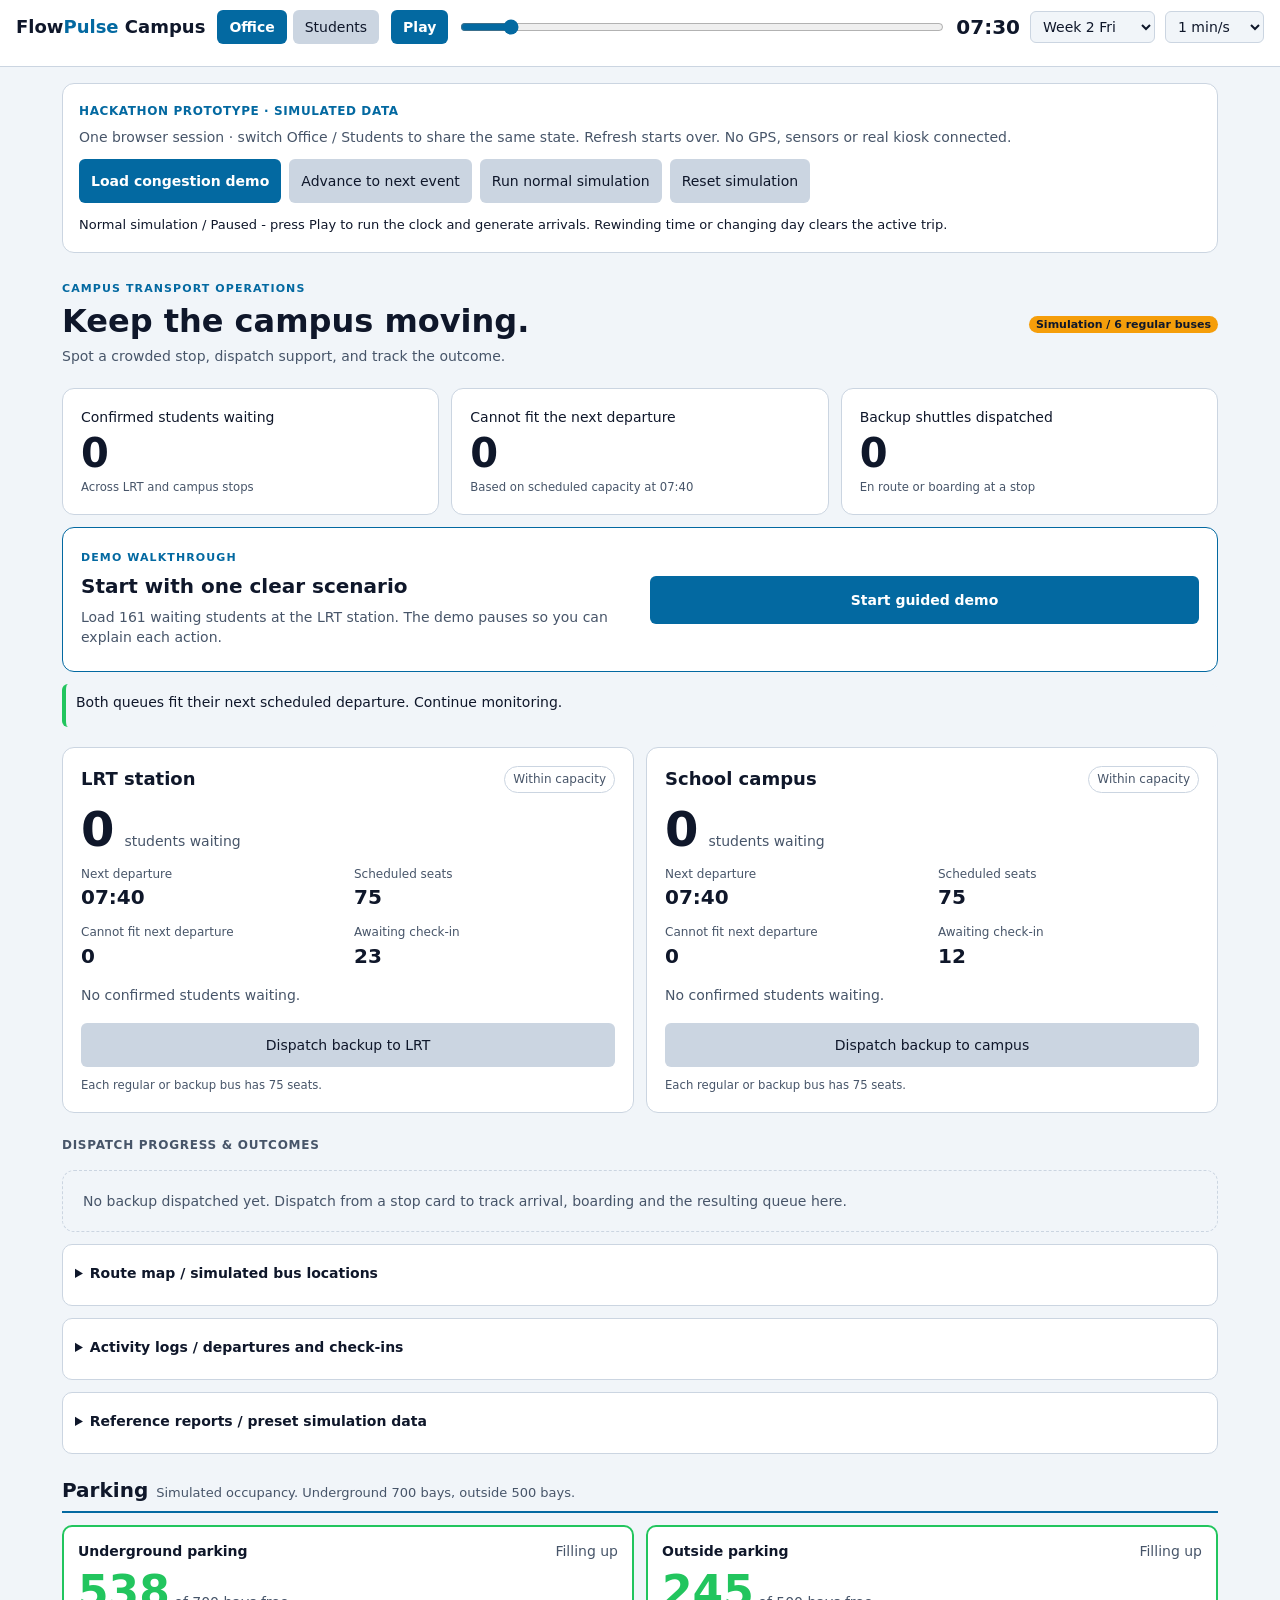
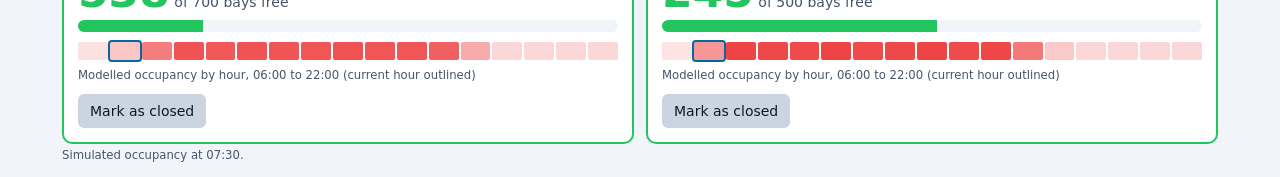
<file: index.html>
<!DOCTYPE html>
<html lang="en">
<head>
<meta charset="utf-8">
<meta name="viewport" content="width=device-width, initial-scale=1, viewport-fit=cover">
<title>FlowPulse Campus</title>
<link rel="icon" href="assets/favicon.svg" type="image/svg+xml">
<link rel="stylesheet" href="css/main.css">
<link rel="stylesheet" href="css/components.css">
</head>
<body>
<header>
<div class="logo">Flow<i>Pulse</i> Campus</div>
<nav><button id="nO" class="on" onclick="view('office')">Office</button><button id="nS" onclick="view('student')">Students</button></nav>
<div class="ctl"><button id="play" class="pri" onclick="toggle()">Pause</button><input id="sl" type="range" min="360" max="1340" step="1" aria-label="Time of day"><span class="clock" id="clk"></span>
<select id="day" aria-label="Simulated day"></select>
<select id="spd" aria-label="Speed"><option value="1">1 min/s</option><option value="2">2 min/s</option><option value="6">6 min/s</option><option value="20">20 min/s</option></select></div>
<div class="note" id="note" role="status"></div>
</header>
<aside class="demo-bar">
<div><strong>HACKATHON PROTOTYPE · SIMULATED DATA</strong><p>One browser session · switch Office / Students to share the same state. Refresh starts over. No GPS, sensors or real kiosk connected.</p></div>
<div class="demo-actions"><button class="pri" onclick="loadDemo()">Load congestion demo</button><button onclick="advanceDemo()">Advance to next event</button><button onclick="resumeTraffic()">Run normal simulation</button><button onclick="resetDemo()">Reset simulation</button></div>
<div id="demoProgress" role="status"></div>
</aside>

<main id="office" class="wrap">
<section>
<div class="ops-heading"><div><span class="eyebrow">CAMPUS TRANSPORT OPERATIONS</span><h1>Keep the campus moving.</h1><p>Spot a crowded stop, dispatch support, and track the outcome.</p></div><span class="pill">Simulation / 6 regular buses</span></div>
<div id="overview" class="overview"></div>
<div id="guide"></div>
<div id="alerts"></div>
<div class="twoeq" id="stops"></div>
<section class="response-section"><h2>Dispatch progress &amp; outcomes</h2><div id="responses"></div></section>
<details class="card secondary"><summary>Route map / simulated bus locations</summary><div id="map"></div></details>
<details class="card secondary"><summary>Activity logs / departures and check-ins</summary>
<div class="twoeq">
<div class="card"><h2>Bus departures</h2><div class="log" id="deps"></div></div>
<div class="card"><h2>Kiosk scans</h2><div class="log" id="scans"></div></div>
</div>
</details>
<details class="card secondary"><summary>Reference reports / preset simulation data</summary><div class="row"><h2>Preset simulation report</h2><span><select id="wk" aria-label="Week"></select> <select id="ws" aria-label="Stop"><option value="L">LRT station</option><option value="C">School campus</option></select></span></div>
<p class="mut">Reference scenarios for two full simulated weeks, including future hours. This model automatically adds a backup at departures with over 150 queued students. It does not record your live demo actions or prove real-world impact.</p>
<div id="wsum"></div>
<div class="mut" style="margin:4px 0 8px">Queue requests per hour. Bus capacity is 450 seats per hour at each stop.</div>
<div class="heat"><div class="hg" id="grid"></div></div>
<div id="ins" style="margin-top:12px"></div>
<div class="row" style="justify-content:flex-start"><button onclick="report()">Build CSV</button><button onclick="copyRep()">Copy</button><small id="repmsg"></small></div>
<textarea id="rep" readonly placeholder="Build the report, then paste it into a spreadsheet."></textarea></details>
</section>
<section>
<h1 class="sh">Parking<small>Simulated occupancy. Underground 700 bays, outside 500 bays.</small></h1>
<div id="parkO"></div>
</section>
</main>

<main id="student" class="wrap">
<div class="student-context"><span>STUDENT SHUTTLE</span><small id="studentStatus"></small></div>

<section aria-label="Your shuttle journey"><div class="card student-card" id="busS"></div></section>
<details class="card secondary student-parking"><summary>Driving instead? Check parking availability</summary><p class="mut">Simulated parking data</p><div id="parkS"></div></details>
<footer class="student-footer"><p>Prototype with simulated data. This page shares state with the Office view in the same browser tab.</p><a href="#office">Presenter: return to Office demo</a></footer>
</main>

<script src="js/config.js"></script>
<script src="js/mockData.js"></script>
<script src="js/queue.js"></script>
<script src="js/history.js"></script>
<script src="js/parking.js"></script>
<script src="js/map.js"></script>
<script src="js/operations.js"></script>
<script src="js/office.js"></script>
<script src="js/student.js"></script>
<script src="js/app.js"></script>
</body>
</html>
</file>
<file: css/main.css>
/* FlowPulse Campus - main.css
   Design tokens, base elements, header and page layout. */

:root{--bg:#0F172A;--panel:#1E293B;--line:#334155;--tx:#E2E8F0;--mut:#94A3B8;--ok:#22C55E;--warn:#F59E0B;--crit:#EF4444;--acc:#38BDF8;--hot:239,68,68;color-scheme:dark;box-sizing:border-box;padding-top:env(safe-area-inset-top,0px);padding-bottom:env(safe-area-inset-bottom,0px)}
@media (prefers-color-scheme:light){:root{--bg:#F1F5F9;--panel:#FFFFFF;--line:#CBD5E1;--tx:#0F172A;--mut:#475569;--acc:#0369A1;color-scheme:light}}
html{scroll-padding-top:env(safe-area-inset-top,0px)}
*{box-sizing:border-box}
body{margin:0;background:var(--bg);color:var(--tx);font:14px/1.45 Inter,"Segoe UI",system-ui,sans-serif}
button,select{font:inherit;color:inherit}
button{background:var(--line);border:0;border-radius:6px;padding:7px 12px;cursor:pointer;min-height:34px}
button:hover{filter:brightness(1.15)}
button:focus-visible,select:focus-visible{outline:2px solid var(--acc);outline-offset:2px}
button.pri,button.on{background:var(--acc);color:#0F172A;font-weight:600}
button:disabled{opacity:.45;cursor:not-allowed}
button.big{width:100%;padding:14px;font-size:16px;min-height:48px;margin-top:8px}
select{background:var(--bg);border:1px solid var(--line);border-radius:6px;padding:6px 8px}
header{display:flex;flex-wrap:wrap;gap:12px;align-items:center;padding:10px 16px;border-bottom:1px solid var(--line);background:var(--panel)}
.logo{font-weight:700;font-size:18px}.logo i{color:var(--acc);font-style:normal}
nav{display:flex;gap:6px}
.clock{font-size:20px;font-weight:700;font-variant-numeric:tabular-nums;min-width:62px}
.ctl{display:flex;align-items:center;gap:10px;flex:1;min-width:260px;flex-wrap:wrap}
.ctl input[type=range]{flex:1;min-width:120px;accent-color:var(--acc)}
.note{flex-basis:100%;font-size:13px;color:var(--warn);min-height:0}
.wrap{max-width:1180px;margin:0 auto;padding:12px;display:flex;flex-direction:column;gap:22px}
section{display:flex;flex-direction:column;gap:12px;min-width:0}
.sh{font-size:20px;margin:0;font-weight:700;padding-bottom:6px;border-bottom:2px solid var(--acc)}
.sh small{font-size:13px;font-weight:400;color:var(--mut);margin-left:8px}
.twoeq{display:grid;grid-template-columns:1fr 1fr;gap:12px;align-items:start}
#student{display:none;max-width:560px}
#student .twoeq{grid-template-columns:1fr}
body.sv #office{display:none}body.sv #student{display:flex}
@media (max-width:900px){.twoeq,.lg{grid-template-columns:1fr}}
</file>
<file: css/components.css>
/* FlowPulse Campus - components.css
   Cards, alerts, queue panels, seat grid, map, heatmap, tables, parking and student tiles. */

.abig{border:3px solid var(--crit);background:rgba(239,68,68,.14);border-radius:12px;padding:18px;display:flex;gap:16px;align-items:center;justify-content:space-between;flex-wrap:wrap;margin-bottom:8px}
.abig h3{margin:0 0 4px;font-size:24px}.abig p{margin:0;font-size:16px}
.abig button{font-size:18px;padding:14px 22px;background:var(--crit);color:#fff;font-weight:700;min-height:56px}
.abig.ok{border-color:var(--ok);background:rgba(34,197,94,.1)}.abig.ok h3{font-size:18px}.abig.calm{padding:12px 16px}
.card{background:var(--panel);border:1px solid var(--line);border-radius:10px;padding:12px;min-width:0}
h2{font-size:12px;text-transform:uppercase;color:var(--mut);margin:0 0 8px;font-weight:600;letter-spacing:.06em}
.mks{display:grid;grid-template-columns:repeat(4,1fr);gap:8px;margin-bottom:8px}
.mk b{display:block;font-size:30px;line-height:1.1;font-weight:700;font-variant-numeric:tabular-nums}
.mk small{font-size:11px;text-transform:uppercase}
.item{border-left:4px solid var(--mut);background:var(--bg);border-radius:6px;padding:8px 10px;margin-bottom:8px}
.item.crit{border-color:var(--crit)}.item.warn{border-color:var(--warn)}.item.ok{border-color:var(--ok)}.item.info{border-color:var(--acc)}
.item p{margin:0 0 6px}.mut,small{color:var(--mut)}
.bar{display:flex;height:12px;background:var(--bg);border-radius:6px;overflow:hidden;margin:6px 0 4px}.bar span{display:block;height:100%}
.row{display:flex;justify-content:space-between;align-items:center;gap:8px;flex-wrap:wrap}
.seats{display:grid;grid-template-columns:repeat(15,1fr);gap:3px;margin:8px 0}.seats i{aspect-ratio:1;border-radius:3px}
.lg{display:grid;grid-template-columns:1fr 1fr;gap:12px}
.lg ol{margin:0;padding:0;list-style:none;font-size:12px}.lg li{padding:3px 0;border-bottom:1px solid var(--line);display:flex;justify-content:space-between;gap:6px;font-variant-numeric:tabular-nums}
.pill{font-size:11px;border-radius:10px;padding:1px 7px;background:var(--warn);color:#0F172A;font-weight:600}
svg.map{width:100%;height:auto;display:block;background:var(--bg);border-radius:8px}
.blines{margin-top:8px;font-size:13px}.blines div{padding:2px 0}
.heat{overflow-x:auto}
.hg{display:grid;grid-template-columns:34px repeat(17,minmax(28px,1fr));gap:2px;min-width:580px;font-size:11px;color:var(--mut)}
.hg div{height:26px;border-radius:3px;display:flex;align-items:center;justify-content:center}
.hg .pk{color:var(--acc);font-weight:700}
.tbl{width:100%;border-collapse:collapse;font-size:13px;margin-bottom:12px;font-variant-numeric:tabular-nums}
.tbl th,.tbl td{padding:5px 8px;text-align:right;border-bottom:1px solid var(--line)}
.tbl th:first-child,.tbl td:first-child{text-align:left}.tbl th{color:var(--mut);font-weight:600}
.tblw{overflow-x:auto}
.log{font:12px ui-monospace,Consolas,monospace;max-height:190px;overflow:auto}
.log div{padding:3px 0;border-bottom:1px solid var(--line)}
textarea{width:100%;height:110px;background:var(--bg);border:1px solid var(--line);border-radius:6px;color:var(--tx);font:12px ui-monospace,Consolas,monospace;padding:8px;margin-top:8px}
.lot{background:var(--panel);border:2px solid var(--line);border-radius:10px;padding:14px}
.lot.ok{border-color:var(--ok)}.lot.warn{border-color:var(--warn)}.lot.crit{border-color:var(--crit)}
.lot b.n{font-size:44px;line-height:1;font-variant-numeric:tabular-nums}
.lot.sv b.n{font-size:88px;font-weight:800}.lot.sv .of{font-size:18px}.lot.sv .nm{font-size:20px}
.strip{display:grid;grid-template-columns:repeat(17,1fr);gap:2px;margin:10px 0 4px}.strip i{height:18px;border-radius:2px}
.tiles{display:grid;grid-template-columns:1fr 1fr;gap:10px;margin:10px 0}
.tile{background:var(--panel);border-radius:10px;padding:12px 8px;text-align:center}
.tile b{display:block;font-size:64px;line-height:1;font-weight:800;font-variant-numeric:tabular-nums}
.tile span{font-size:15px;color:var(--mut)}
.state{border:2px solid var(--line);border-radius:10px;padding:14px;margin-top:10px;background:var(--bg)}
.state.ok{border-color:var(--ok)}.state.warn{border-color:var(--warn)}.state.crit{border-color:var(--crit)}.state.info{border-color:var(--acc)}
.state p{margin:6px 0}
@media (max-width:640px){.mk b{font-size:24px}}
.demo-bar{max-width:1156px;margin:16px auto 0;padding:16px;border:1px solid var(--acc);border-radius:12px;background:var(--panel)}
.demo-bar strong{color:var(--acc);font-size:12px;letter-spacing:.05em}.demo-bar p{margin:6px 0 12px;color:var(--mut)}
.demo-actions{display:flex;gap:8px;flex-wrap:wrap}.demo-actions button{min-height:44px}
#demoProgress{margin-top:12px;font-size:13px;line-height:1.6}.position{font-size:44px;font-weight:800;color:var(--acc)}
.route-details{margin-top:18px}.route-details summary{cursor:pointer;padding:10px 0;font-weight:600}
@media(max-width:640px){.demo-bar{margin:12px}.mks{grid-template-columns:repeat(2,minmax(0,1fr))}.demo-actions button{flex:1}.tile b{font-size:48px}}
.ops-heading{display:flex;align-items:center;justify-content:space-between;gap:16px;margin:12px 0 4px}.eyebrow{font-size:11px;font-weight:700;letter-spacing:.1em;color:var(--acc)}
.ops-heading h1{font-size:32px;line-height:1.15;margin:6px 0}.ops-heading p{margin:6px 0;color:var(--mut)}
.overview{display:grid;grid-template-columns:repeat(3,minmax(0,1fr));gap:12px}
.summary-card{background:var(--panel);padding:18px;border:1px solid var(--line);border-radius:12px}.summary-card>span,.summary-card>small{display:block}.summary-card>strong{display:block;font-size:40px;line-height:1.3}.summary-card.attention{border-color:var(--warn)}.summary-card.attention>strong{color:var(--warn)}
.next-action{border:1px solid var(--acc);border-radius:12px;padding:18px;display:flex;gap:20px;align-items:center;background:var(--panel)}.next-action>div{flex:1;min-width:0}.next-action h2{color:var(--tx);text-transform:none;font-size:20px;letter-spacing:0;margin:5px 0}.next-action p{margin:6px 0;color:var(--mut)}.next-action button{min-height:48px;max-width:100%;flex-shrink:0}
.stop-card{padding:18px;border-radius:12px}.stop-card h2{font-size:18px;color:var(--tx);text-transform:none;letter-spacing:0;margin:0}.stop-card.congested{border-color:var(--warn)}.status-label{font-size:12px;color:var(--mut);border:1px solid var(--line);padding:4px 8px;border-radius:20px}
.stop-count{display:flex;align-items:baseline;gap:10px;margin:10px 0}.stop-count strong{font-size:48px;line-height:1.1}.stop-count span{color:var(--mut)}.stop-facts{display:grid;grid-template-columns:1fr 1fr;gap:12px}.stop-facts span,.stop-facts b{display:block}.stop-facts span{color:var(--mut);font-size:12px}.stop-facts b{font-size:20px}.dispatch-button{width:100%;min-height:44px;margin:4px 0 10px}.stop-card>small{display:block}.dispatch-status{padding:10px;border-left:3px solid var(--acc);background:var(--bg);margin-bottom:10px}.dispatch-status p{margin:4px 0}
.response-section{gap:8px}.response-section>h2{margin-top:12px}.response-card{border:1px solid var(--line);border-radius:12px;padding:18px;background:var(--panel);margin-bottom:10px}.response-card h3{margin:0;font-size:18px}.empty-state{padding:20px;border:1px dashed var(--line);border-radius:12px;color:var(--mut)}
.dispatch-steps{display:grid;grid-template-columns:repeat(4,minmax(0,1fr));gap:8px;padding:0;margin:16px 0;list-style:none}.dispatch-steps li{border-top:3px solid var(--line);padding-top:8px;color:var(--mut)}.dispatch-steps li.done{border-color:var(--ok)}.dispatch-steps b,.dispatch-steps span{display:block}.dispatch-steps b{color:var(--tx)}.outcome-grid{display:grid;grid-template-columns:repeat(3,minmax(0,1fr));gap:12px;background:var(--bg);padding:14px;border-radius:8px}.outcome-grid strong,.outcome-grid span{display:block}.outcome-grid strong{font-size:30px}.outcome-grid span{font-size:12px;color:var(--mut)}
.secondary>summary{padding:6px 0;cursor:pointer;font-weight:600;min-height:36px}.secondary[open]>summary{margin-bottom:14px}.demo-bar{border-color:var(--line)}
@media(prefers-color-scheme:light){button.pri,button.on{color:#fff}}
@media(max-width:640px){.ops-heading{align-items:flex-start;flex-direction:column}.ops-heading h1{font-size:27px}.overview{grid-template-columns:1fr}.summary-card{padding:12px 16px}.summary-card>strong{font-size:32px}.next-action{flex-direction:column;align-items:stretch}.dispatch-steps{grid-template-columns:repeat(2,minmax(0,1fr))}.outcome-grid{gap:8px}}
body.sv>.demo-bar{display:none}
#student{max-width:620px;padding-top:22px}
.student-context{display:flex;flex-direction:column;gap:4px;color:var(--acc);font-weight:600;font-size:12px;letter-spacing:.04em}.student-context small{font-weight:400;letter-spacing:0}
.student-card{padding:24px;border-radius:18px}.student-heading h1{font-size:28px;line-height:1.2;margin:10px 0}.student-heading p{color:var(--mut);margin:10px 0 20px}
.journey-steps{display:grid;grid-template-columns:repeat(3,minmax(0,1fr));gap:8px;list-style:none;padding:0;margin:0 0 28px;color:var(--mut);font-size:12px}.journey-steps li{border-bottom:2px solid var(--line);padding-bottom:10px}.journey-steps li.current{border-color:var(--acc);color:var(--tx)}.journey-steps span{display:inline-flex;width:22px;height:22px;align-items:center;justify-content:center;background:var(--line);border-radius:50%;margin-right:4px}
.station-choices{display:grid;gap:12px;margin:18px 0}.station-choice{display:flex;align-items:center;text-align:left;gap:12px;padding:16px;background:var(--bg);border:2px solid var(--line);border-radius:12px;min-height:100px}.station-choice.selected{border-color:var(--acc)}.station-choice>span:nth-child(2){flex:1;min-width:0}.station-choice b,.station-choice small{display:block}.station-choice b{font-size:17px;margin-bottom:4px}.station-choice>span:last-child{font-size:11px;color:var(--acc)}.station-icon{border-radius:10px;padding:12px;background:var(--line);font-weight:700}
.ticket-card,.ride-card,.departure-card{padding:20px;border:1px solid var(--line);border-radius:12px;background:var(--bg);margin:16px 0}.ticket-card>span,.ride-card>span,.departure-card>span{display:block;color:var(--mut);font-size:13px}.ticket-card>strong,.ride-card>strong{display:block;font-size:30px;margin-top:8px}.ride-card{border-color:var(--ok)}.departure-card>b{display:block;font-size:32px;margin-top:5px}.departure-card p{margin:5px 0}
.queue-ticket{display:grid;grid-template-columns:1fr 1fr;gap:12px;margin:20px 0}.queue-ticket>div{padding:18px;background:var(--bg);border-radius:12px;min-width:0}.queue-ticket span{display:block;color:var(--mut)}.queue-ticket strong{font-size:42px;display:block;color:var(--acc)}.queue-ticket strong small{font-size:18px;color:inherit}.quiet-button{background:transparent;border:1px solid var(--line);min-height:44px;width:100%;margin:8px 0}
.student-footer{color:var(--mut);font-size:12px;text-align:center;padding:0 14px 20px}.student-footer a{color:var(--mut);text-underline-offset:3px}.student-parking .lot.sv b.n{font-size:56px}
@media(max-width:420px){.student-card{padding:16px}.student-heading h1{font-size:25px}.station-icon{display:none}.station-choice{gap:8px;padding:12px}.queue-ticket>div{padding:12px}.queue-ticket strong{font-size:34px}.journey-steps{font-size:11px;gap:4px}}
.guide-actions{display:flex;flex-direction:column;gap:8px}.guide-actions button{white-space:normal}
</file>
